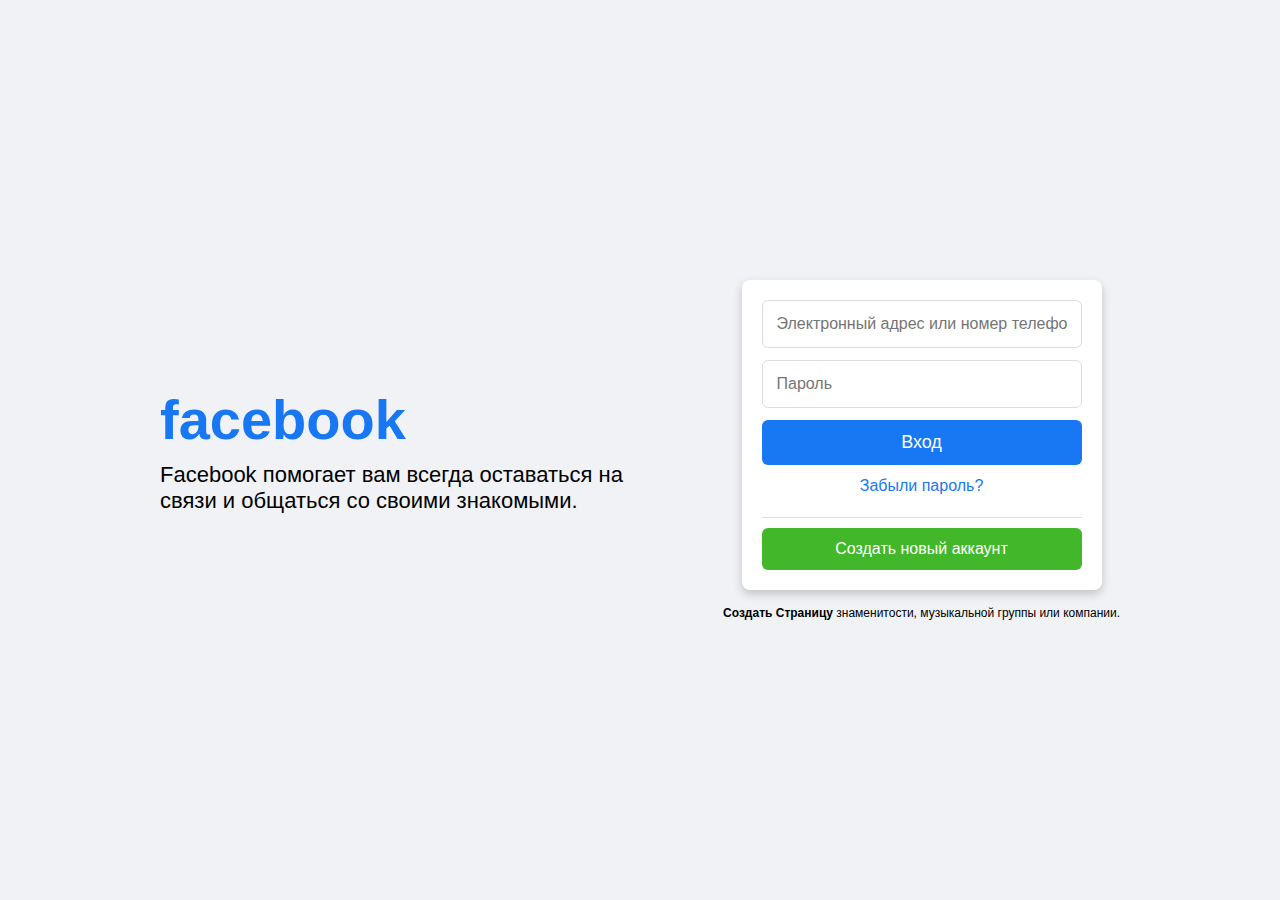
<file: lab2/task1/index.html>
<!DOCTYPE html>
<html lang="en">
<head>
    <meta charset="UTF-8">
    <title>Facebook</title>
    <meta name="viewport" content="width=device-width, initial-scale=1.0">
    <link rel="stylesheet" href="styles.css">
</head>
<body>

<div class="container">

    <div class="left">
        <h1>facebook</h1>
        <p>
            Facebook помогает вам всегда оставаться на связи
            и общаться со своими знакомыми.
        </p>
    </div>

    <div class="right-wrap">
        <form class="right">
            <input type="text" placeholder="Электронный адрес или номер телефона">
            <input type="password" placeholder="Пароль">

            <button class="login">Вход</button>

            <a href="#">Забыли пароль?</a>

            <hr>

            <button class="signup">Создать новый аккаунт</button>
        </form>

        <p class="create-page">
            <strong>Создать Страницу</strong> знаменитости, музыкальной группы или компании.
        </p>
    </div>

</div>

</body>
</html>
</file>
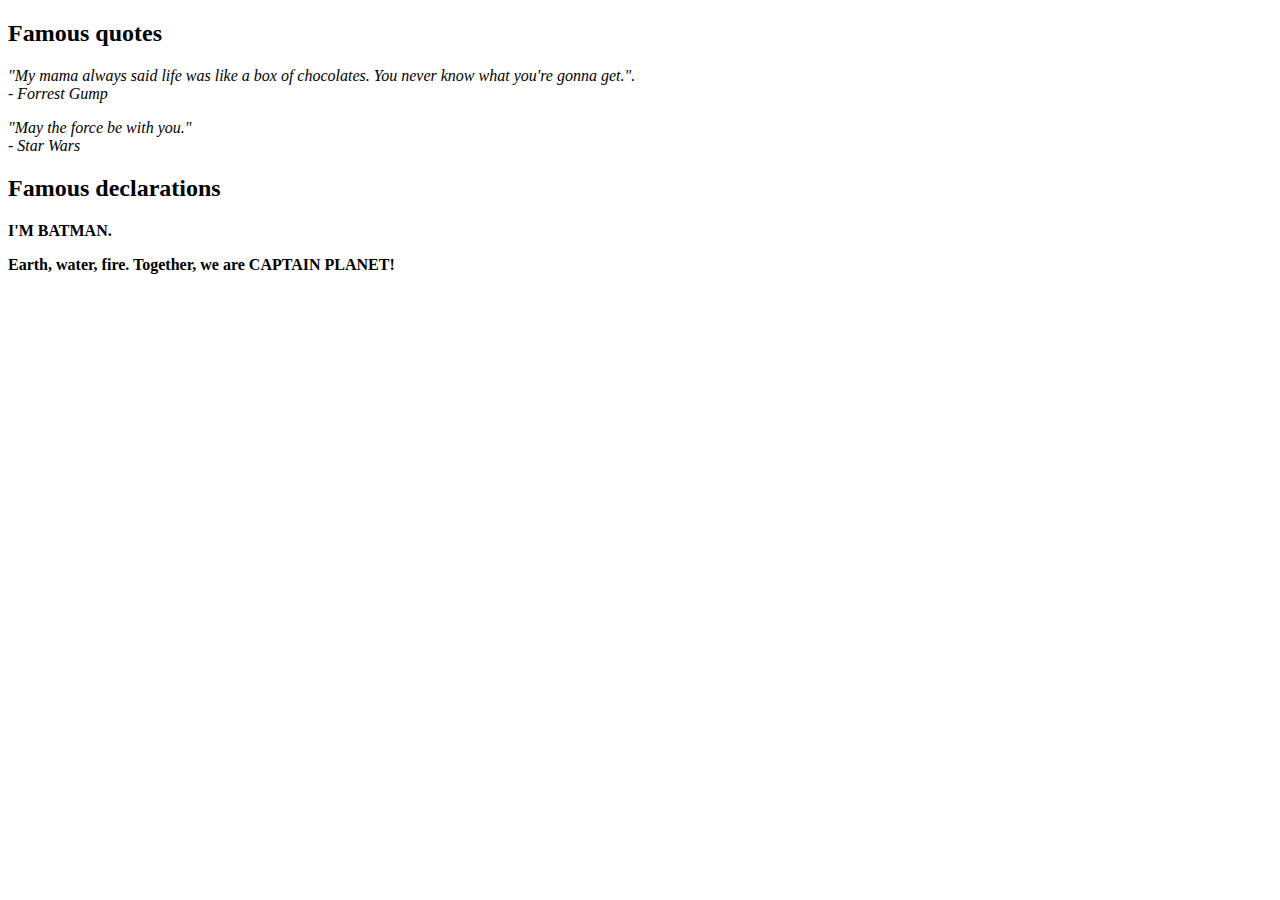
<file: lab1/khanacademy/ FamousFont.html>
<!DOCTYPE html>
<html>
    <head>
        <meta charset="utf-8">
        <title>Challenge: Famous font formats</title>
        <style>
            .declaration { 
                font-weight:bold;
            }
            
            .quote {
                font-style:italic;
            }
        </style>
    </head>
    <body>

    <h2>Famous quotes</h2>
    <p class="quote">
    "My mama always said life was like a box of chocolates. You never know what you're gonna get.".
    <br> - Forrest Gump
    </p>
    
    <p class="quote">
    "May the force be with you."
    <br>- Star Wars
    </p>
    
     <h2>Famous declarations</h2>
     
    <p class="declaration">
    I'M BATMAN.
    </p>
    
    <p class="declaration">
    Earth, water, fire. Together, we are CAPTAIN PLANET!
    </p>
    
    </body>
</html>
</file>
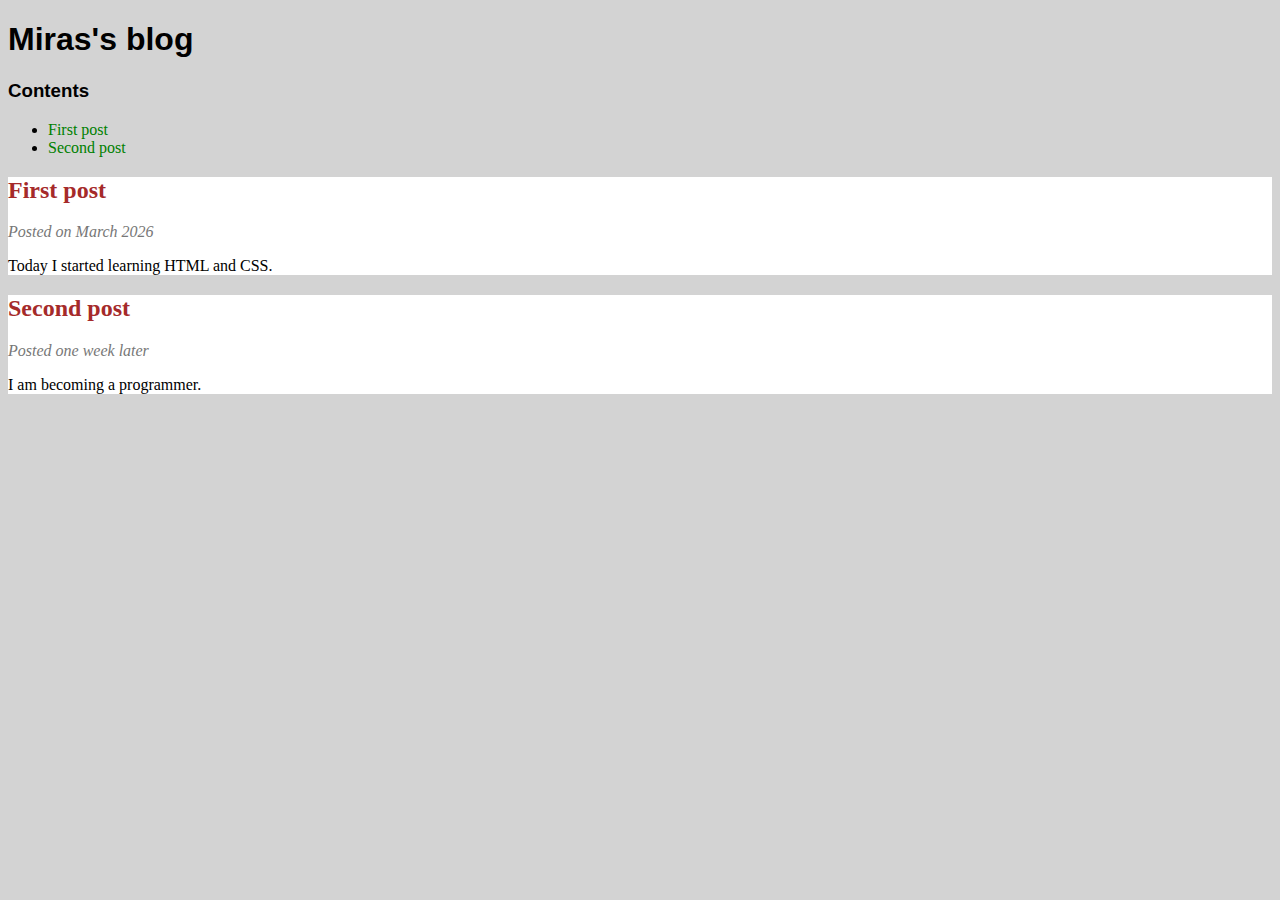
<file: lab1/khanacademy/ Project3.html>
<!DOCTYPE html>
<html>
  <head>
    <meta charset="utf-8">
    <title>Project: Blog</title>

    <style>
      body {
        font-family: serif;
        background-color: lightgray;
      }

      h1 {
        font-family: sans-serif;
        color: black;
      }

      h2 {
        color: brown;
      }

      h3 {
        font-family: sans-serif;
      }

      .date {
        font-style: italic;
        color: #777;
      }

      .post {
        background-color: white;
      }

      a {
        color: green;
        text-decoration: none;
      }

      a:hover {
        text-decoration: underline;
      }
    </style>
  </head>

  <body>

    <h1>Miras's blog</h1>

    <h3>Contents</h3>
    <ul>
      <li><a href="#post1">First post</a></li>
      <li><a href="#post2">Second post</a></li>
    </ul>

    <div class="post">
      <h2 id="post1">First post</h2>
      <p class="date">Posted on March 2026</p>
      <p>
        Today I started learning HTML and CSS.  
      </p>
    </div>

    <div class="post">
      <h2 id="post2">Second post</h2>
      <p class="date">Posted one week later</p>
      <p>
        I am becoming a programmer.
      </p>
    </div>

  </body>
</html>
</file>
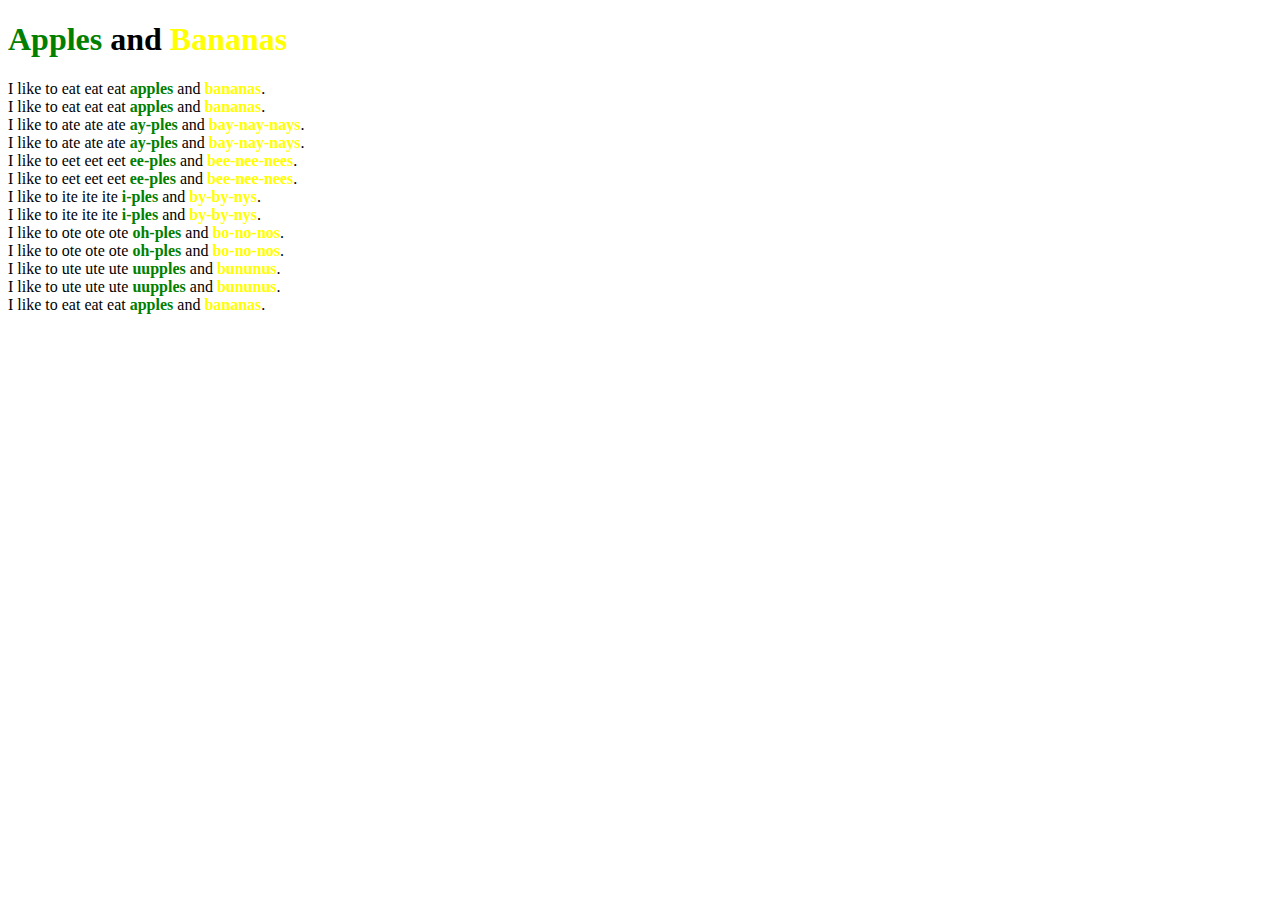
<file: lab1/khanacademy/ApplesBananas.html>
<!DOCTYPE html>
<html>
    <head>
        <meta charset="utf-8">
        <title>Challenge: Apples and bananas classes</title>
        <style>
            .apples {
                color: green;
            }
            .bananas {
                color: yellow;
            }
        </style>
    </head>
    <body>

    <h1><strong class="apples">Apples</strong> and <strong class="bananas">Bananas</strong></h1>
    
    <p>
    I like to eat eat eat 
        <strong class="apples">apples</strong> and
        <strong class="bananas">bananas</strong>.<br>
    I like to eat eat eat 
        <strong class="apples">apples</strong> and
        <strong class="bananas">bananas</strong>.<br>
    I like to ate ate ate 
        <strong class="apples">ay-ples</strong> and
        <strong class="bananas">bay-nay-nays</strong>.<br>
    I like to ate ate ate 
        <strong class="apples">ay-ples</strong> and
        <strong class="bananas">bay-nay-nays</strong>.<br>
    I like to eet eet eet
        <strong class="apples">ee-ples</strong> and
        <strong class="bananas">bee-nee-nees</strong>.<br>
    I like to eet eet eet
        <strong class="apples">ee-ples</strong> and
        <strong class="bananas">bee-nee-nees</strong>.<br>
    I like to ite ite ite
        <strong class="apples">i-ples</strong> and
        <strong class="bananas">by-by-nys</strong>.<br>
    I like to ite ite ite
        <strong class="apples">i-ples</strong> and
        <strong class="bananas">by-by-nys</strong>.<br>
    I like to ote ote ote
        <strong class="apples">oh-ples</strong> and
        <strong class="bananas">bo-no-nos</strong>.<br>
    I like to ote ote ote
        <strong class="apples">oh-ples</strong> and
        <strong class="bananas">bo-no-nos</strong>.<br>
    I like to ute ute ute
        <strong class="apples">uupples</strong> and
        <strong class="bananas">bununus</strong>.<br>
    I like to ute ute ute
        <strong class="apples">uupples</strong> and
        <strong class="bananas">bununus</strong>.<br>
    I like to eat eat eat 
        <strong class="apples">apples</strong> and
        <strong class="bananas">bananas</strong>.<br>
</p>

    </body>
</html>
</file>
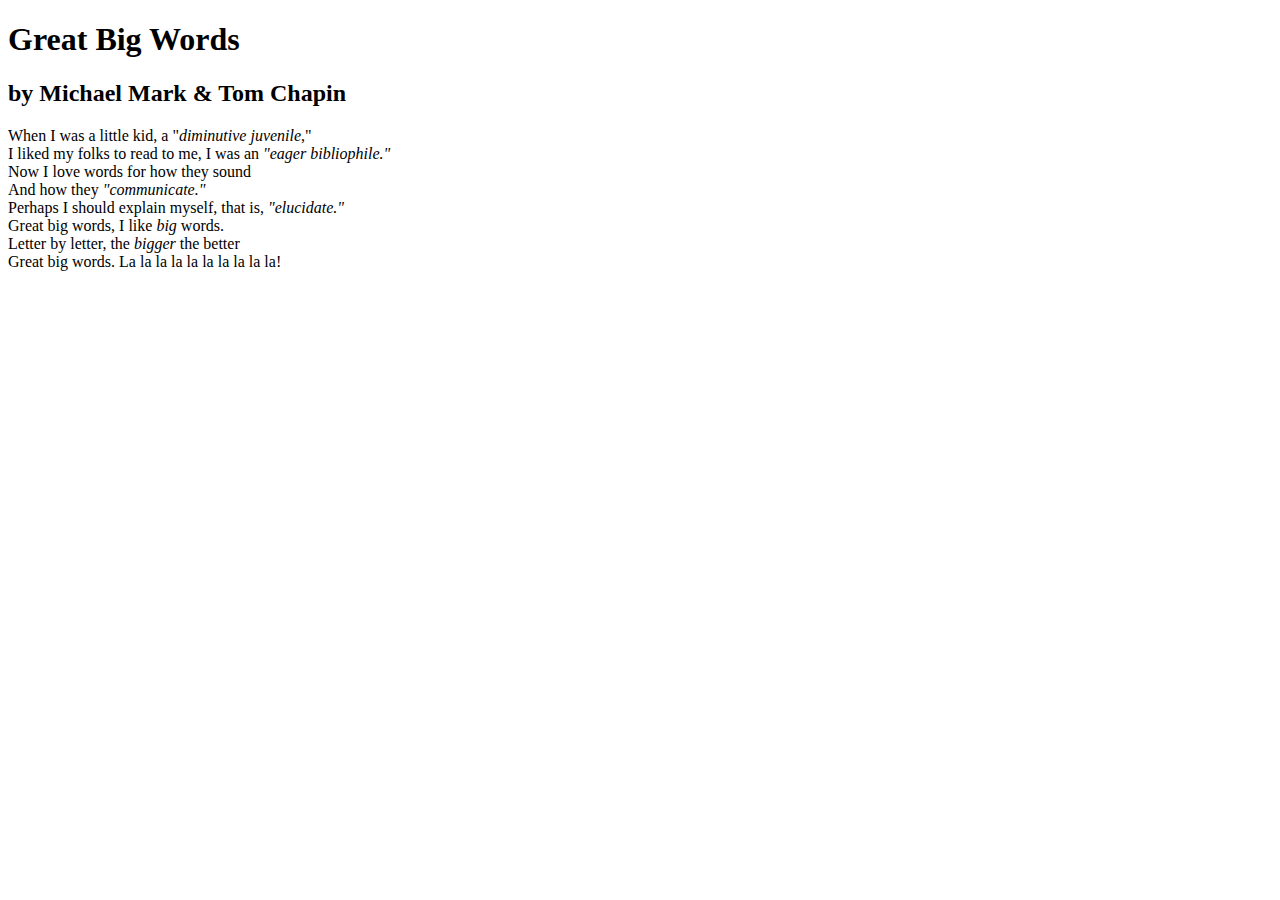
<file: lab1/khanacademy/BigBiggerFont.html>
<!DOCTYPE html>
<html>
    <head>
        <meta charset="utf-8">
        <title>Challenge: Great big font sizes</title>
        <style>
            .big {
                font-size:50;
            }
            
            .bigger { 
                font-size: 100;
            }
        </style>
    </head>
    <body>

<h1>Great Big Words</h1>
<h2>by Michael Mark & Tom Chapin</h2>

<p>When I was a little kid,
a "<em class="big">diminutive juvenile</em>," <br>
I liked my folks to read to me,
I was an <em class="big">"eager bibliophile."</em> <br>
Now I love words for how they sound <br>
And how they <em class="big">"communicate."</em> <br>
Perhaps I should explain myself,
that is, <em class="big">"elucidate."</em> <br>
Great big words, I like <em class="big">big</em> words. <br>
Letter by letter, the <em class="bigger">bigger</em> the better <br>
Great big words. La la la la la la la la la la!</p>

    </body>
</html>
</file>
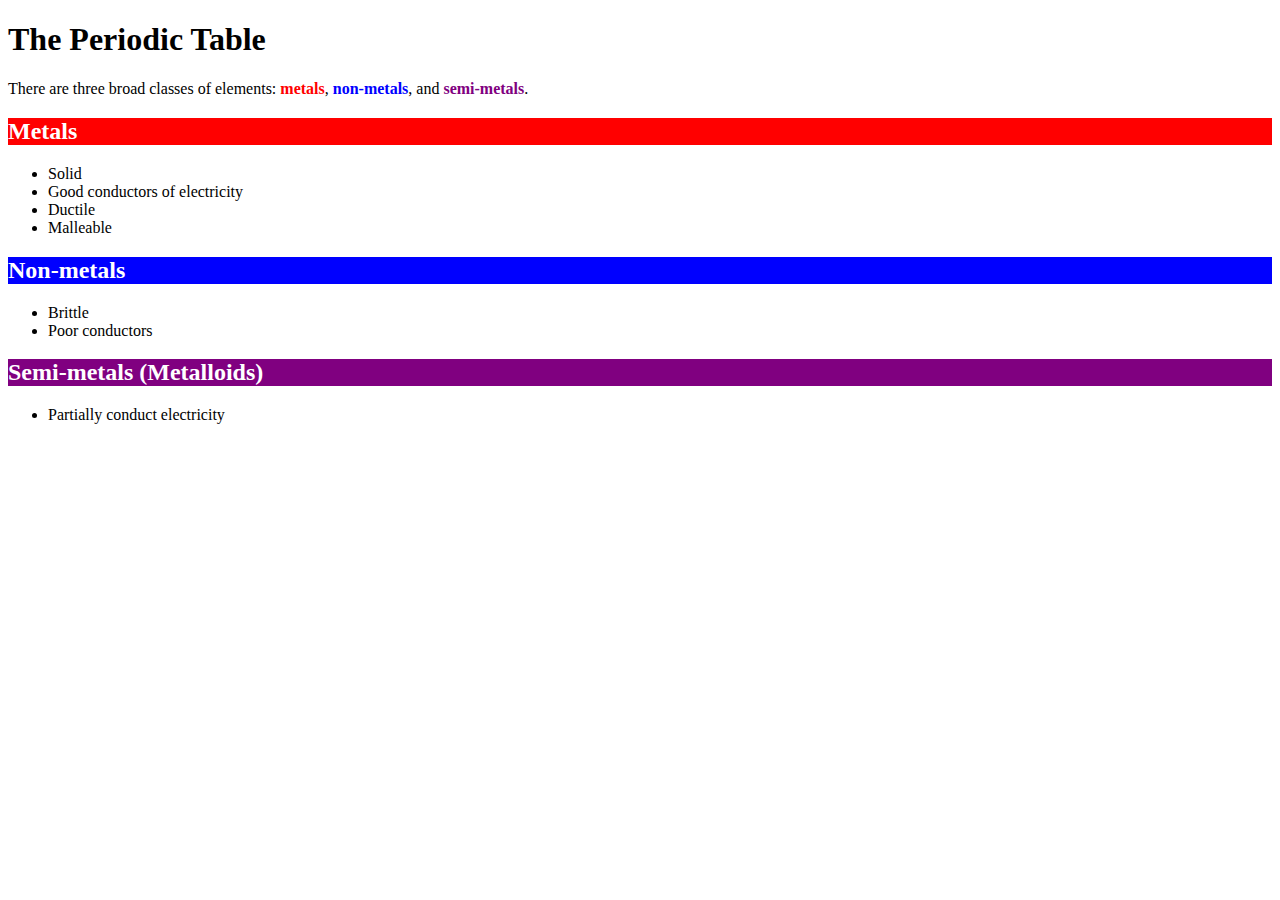
<file: lab1/khanacademy/ClassesOfElements.html>
<!DOCTYPE html>
<html>
    <head>
        <meta charset="utf-8">
        <title>Challenge: Classes of elements</title>
        <style>
            .metal {
                color: red;
            }
            .non-metal {
                color: blue;
            }
            .semi-metal {
                color: purple;
            }
            h2.metal {
                background-color:red;
                color:white;
            }
            h2.non-metal {
                background-color:blue;
                color:white;
            }
            h2.semi-metal{
                background-color:purple;
                color:white;
            }
        </style>
    </head>
    <body>
        
        <h1>The Periodic Table</h1>

        <p>
            There are three broad classes of elements:
            <strong class="metal">metals</strong>,
            <strong class="non-metal">non-metals</strong>,
            and <strong class="semi-metal">semi-metals</strong>.
        </p>
        
        <h2 class="metal">Metals</h2>
        
        <ul>
            <li>Solid</li>
            <li>Good conductors of electricity</li>
            <li>Ductile</li>
            <li>Malleable</li>
        </ul>
        
        <h2 class="non-metal">Non-metals</h2>
        
        <ul>
            <li>Brittle</li>
            <li>Poor conductors</li>
        </ul>
        
        <h2 class="semi-metal">Semi-metals (Metalloids)</h2>
        
        <ul>
            <li>Partially conduct electricity</li>
        </ul>
        
    </body>
</html>
</file>
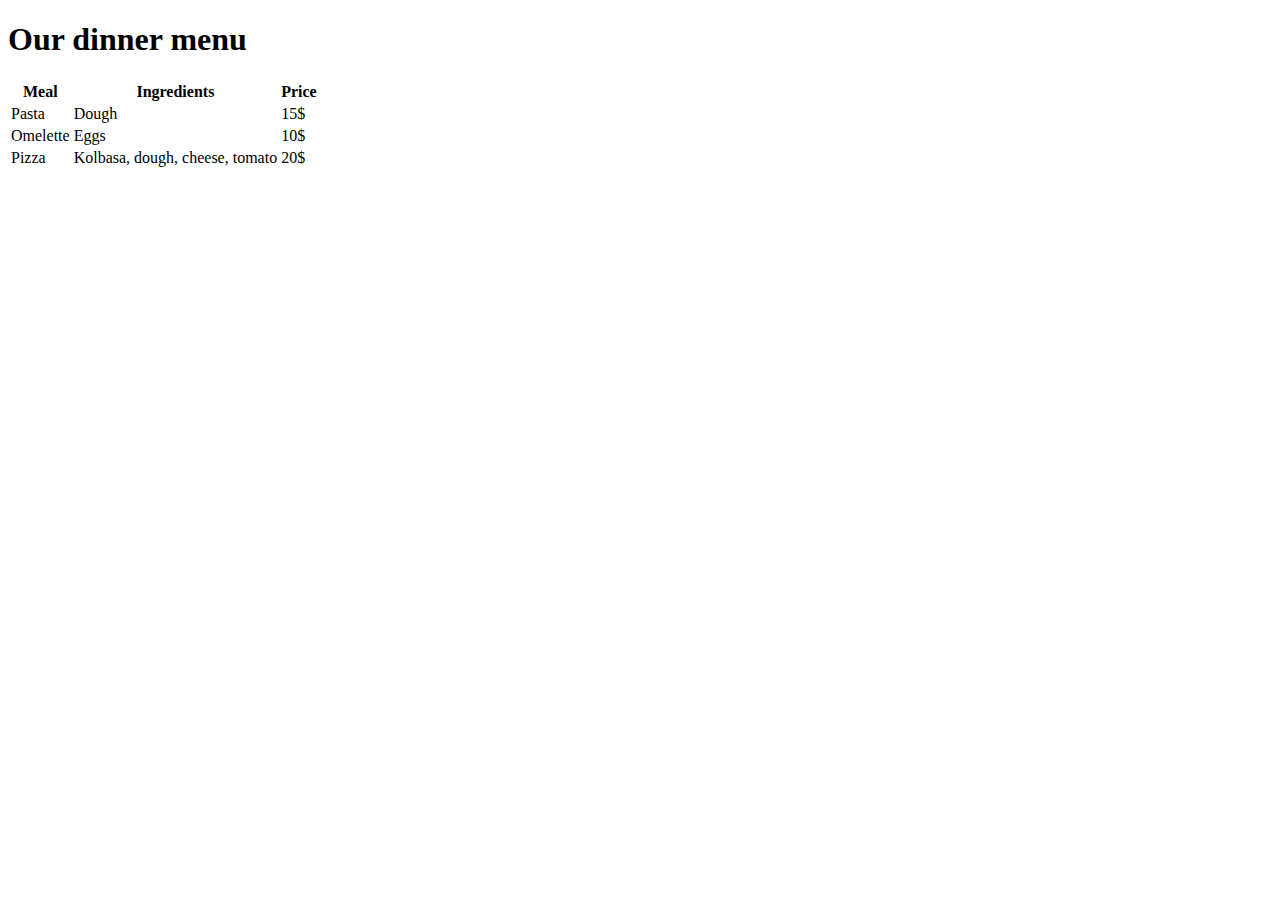
<file: lab1/khanacademy/DinnerTable.html>
<!DOCTYPE html>
<html>
    <head>
        <meta charset="utf-8">
        <title>Challenge: The dinner table</title>
    </head>
    <body>
    
        <h1>Our dinner menu</h1>

        <table>
            <thead>
                <tr>
                    <th>Meal</th>
                    <th>Ingredients</th>
                    <th>Price</th>
                </tr>
            </thead>
            <tbody>
                <tr>
                    <td>Pasta</td>
                    <td>Dough</td>
                    <td>15$</td>
                </tr>
                <tr>
                    <td>Omelette</td>
                    <td>Eggs</td>
                    <td>10$</td>
                </tr>
                <tr>
                    <td>Pizza</td>
                    <td>Kolbasa, dough, cheese, tomato</td>
                    <td>20$</td>
                </tr>
            </tbody>
        </table>

    </body>
</html>
</file>
<file: lab2/task1/styles.css>
*{
    margin:0;
    padding:0;
    box-sizing:border-box;
    font-family: Arial, Helvetica, sans-serif;
}

body{
    background:#f0f2f5;
    height:100vh;
    display:flex;
    justify-content:center;
    align-items:center;
}

.container{
    display:flex;
    gap:80px;
    justify-content:center;
    align-items:center;
    max-width:1000px;
    width:100%;
    padding:20px;
}

.left{
    flex:1;
}

.left h1{
    color:#1877f2;
    font-size:56px;
    margin-bottom:10px;
}

.left p{
    font-size:22px;
}

.right-wrap{
    display:flex;
    flex-direction:column;
    align-items:center;
    gap:16px;
}

.right{
    width:360px;
    background:white;
    padding:20px;
    border-radius:8px;
    box-shadow:0 4px 10px rgba(0,0,0,0.2);
    display:flex;
    flex-direction:column;
}

.right input{
    width:100%;
    padding:14px;
    margin-bottom:12px;
    border-radius:6px;
    border:1px solid #ddd;
    font-size:16px;
}

.login{
    background:#1877f2;
    color:white;
    padding:12px;
    border:none;
    border-radius:6px;
    font-size:18px;
    cursor:pointer;
    width:100%;
}

.login:hover{
    background:#166fe5;
}

.right a{
    text-align:center;
    margin:12px 0;
    color:#1877f2;
    text-decoration:none;
}

hr{
    margin:10px 0;
    border:none;
    border-top:1px solid #ddd;
}

.signup{
    background:#42b72a;
    color:white;
    padding:12px;
    border:none;
    border-radius:6px;
    font-size:16px;
    cursor:pointer;
}

.signup:hover{
    background:#36a420;
}

.create-page{
    font-size:12px;
    text-align:center;
}

@media (max-width:900px){
    .container{
        flex-direction:column;
        text-align:center;
    }
}
</file>
